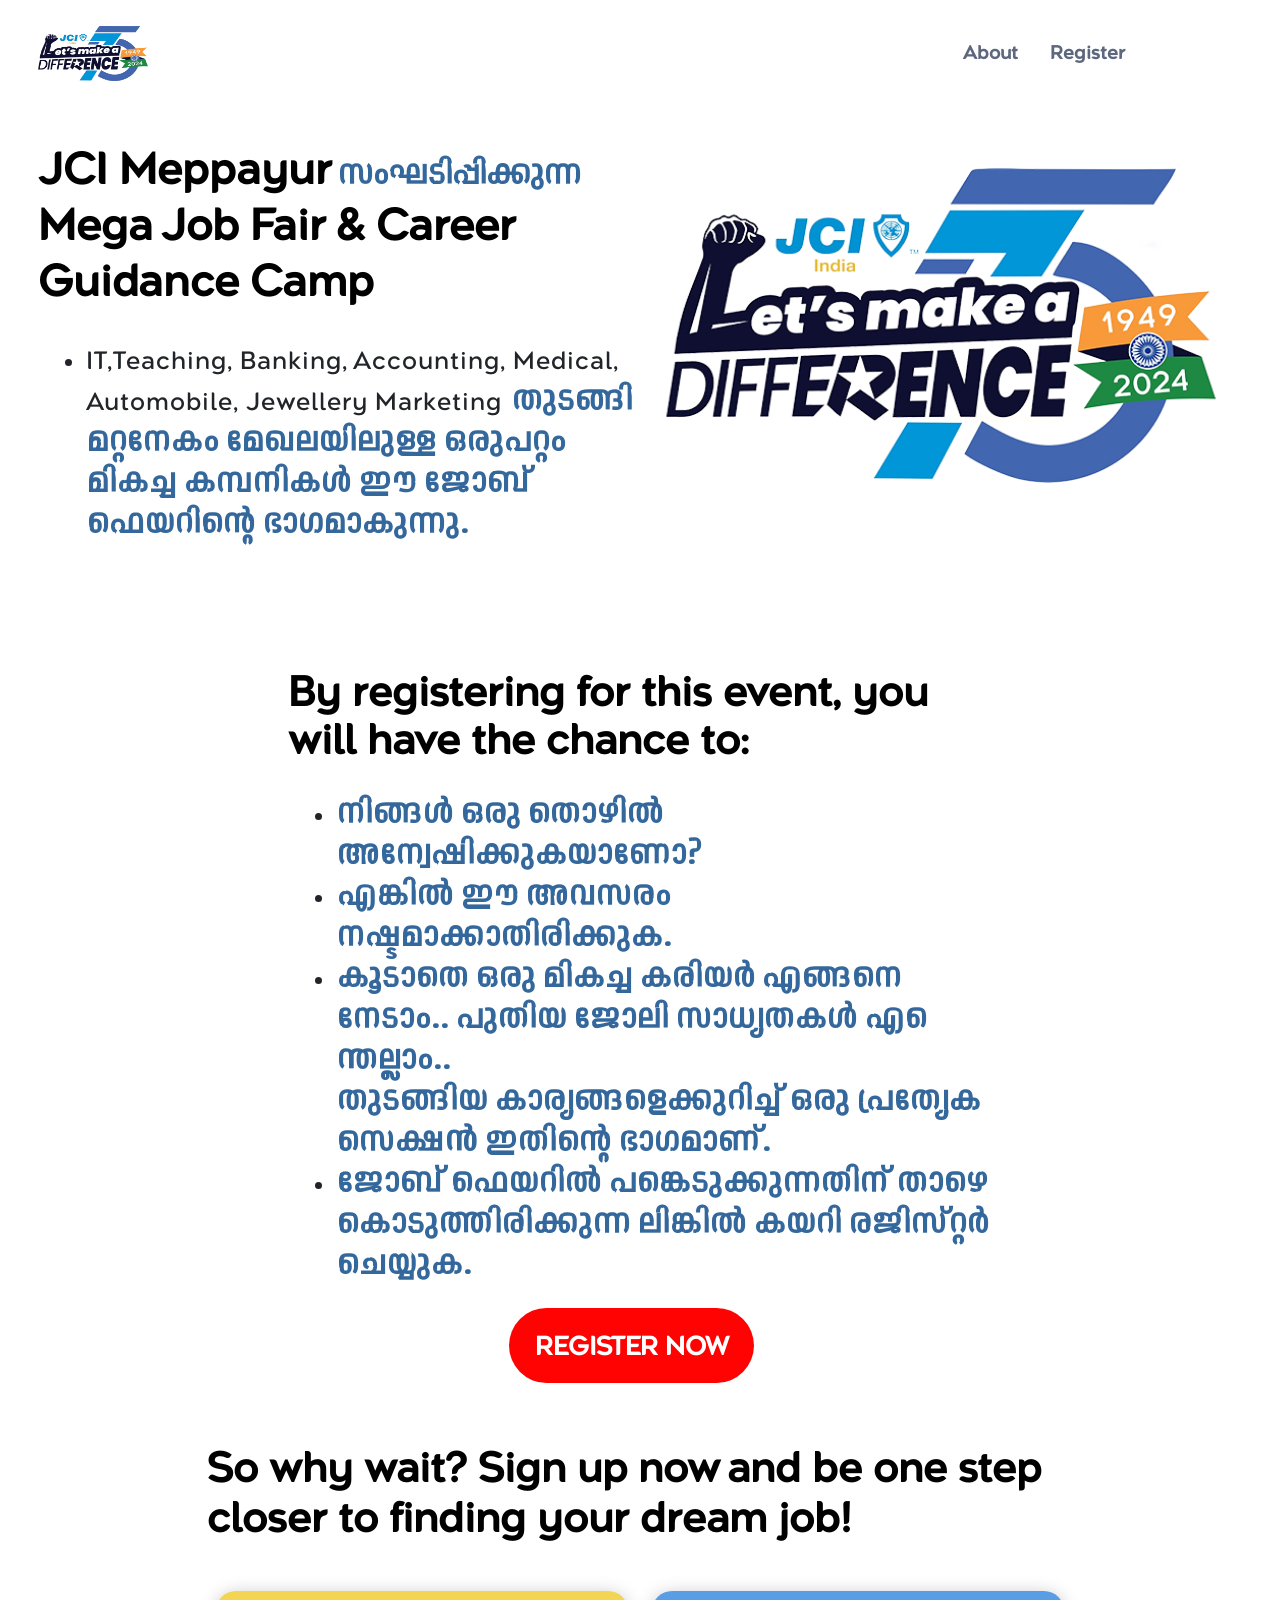
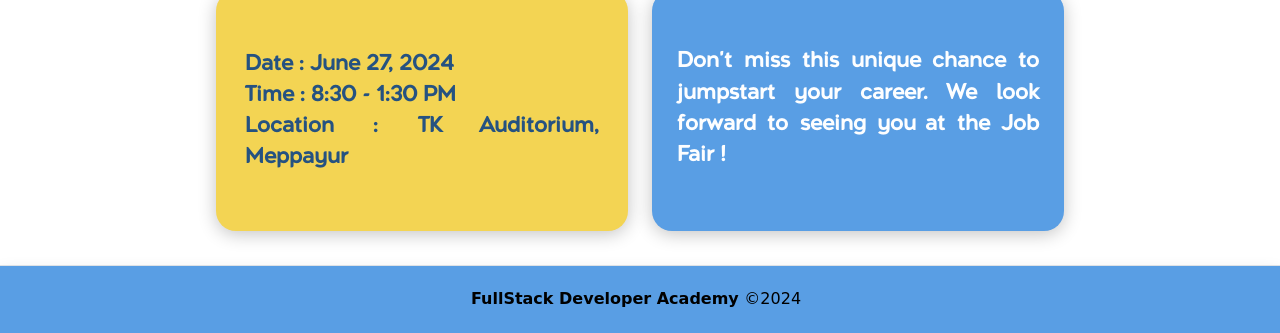
<file: index.html>
<!DOCTYPE html>
<html lang="en">
<head>
  <meta charset="UTF-8">
  <meta http-equiv="X-UA-Compatible" content="IE=edge">
  <meta name="viewport" content="width=device-width, initial-scale=1.0">
  <meta name="facebook-domain-verification" content="y9k0034w8wmm8cb41jx0w33itotbym" />
  <link href="https://cdn.jsdelivr.net/npm/bootstrap@5.3.0-alpha1/dist/css/bootstrap.min.css" rel="stylesheet" integrity="sha384-GLhlTQ8iRABdZLl6O3oVMWSktQOp6b7In1Zl3/Jr59b6EGGoI1aFkw7cmDA6j6gD" crossorigin="anonymous">
  <link rel="stylesheet" href="./css/style.css">
  <title> Mega job Hiring</title>
  <link rel="icon" href="./logo/title-icon.png" type="image/icon type">
  <META HTTP-EQUIV='content-type' CONTENT='text/html;charset=UTF-8'>
  <form action='https://crm.zoho.in/crm/WebToLeadForm' name=WebToLeads420669000000330023 method='POST'
    onSubmit='javascript:document.charset="UTF-8"; return checkMandatory420669000000330023()' accept-charset='UTF-8'>
    <input type='text' style='display:none;' name='xnQsjsdp'
      value='929bbfd54189c6d3705d9324ee8fb371504933cb814f12ece4b7d16456791acc'></input>
    <input type='hidden' name='zc_gad' id='zc_gad' value=''></input>
    <input type='text' style='display:none;' name='xmIwtLD'
      value='4f229a383145bf5bbf775ee8262430e05c42f4c5696fa5684d9fa47aaaff6896'></input>
    <input type='text' style='display:none;' name='actionType' value='TGVhZHM='></input>
    <input type='text' style='display:none;' name='returnURL'
      value='https&#x3a;&#x2f;&#x2f;jobfair.fullstackdeveloper.io'> </input>
      <!-- Facebook Pixel Code -->
<script>
  !function(f,b,e,v,n,t,s)
  {if(f.fbq)return;n=f.fbq=function(){n.callMethod?
  n.callMethod.apply(n,arguments):n.queue.push(arguments)};
  if(!f._fbq)f._fbq=n;n.push=n;n.loaded=!0;n.version='2.0';
  n.queue=[];t=b.createElement(e);t.async=!0;
  t.src=v;s=b.getElementsByTagName(e)[0];
  s.parentNode.insertBefore(t,s)}(window,document,'script',
  'https://connect.facebook.net/en_US/fbevents.js');
   fbq('init', '755231725957031'); 
  fbq('track', 'PageView');
  </script>
  <noscript>
   <img height="1" width="1" 
  src="https://www.facebook.com/tr?id=755231725957031&ev=PageView
  &noscript=1"/>
  </noscript>
  <!-- End Facebook Pixel Code -->
</head>
<body>

  <div class="container-fluid p-0 m-0 ">
    <div class="row p-0 m-0">
        <div class="col-sm-12 col-md-12 col-lg-12 p-0 position-fixed position-absolute " style="z-index: 1;">
            <nav class="navbar navbar-expand-lg navbar-light menu-bar">
                <div class="container-fluid">
                  <a href="https://fullstackdeveloperacademy.com">
                    <img style="height: 55px; width: 110px;" src="./logo/logo2.png" alt="Logo">
                  </a>
                    <button class="navbar-toggler" type="button" data-bs-toggle="collapse" data-bs-target="#navbarNav" aria-controls="navbarNav" aria-expanded="false" aria-label="Toggle navigation">
                        <span class="navbar-toggler-icon"></span>
                    </button>
                    <div class="collapse navbar-collapse" id="navbarNav">
                        <ul class="navbar-nav ms-auto" style="margin-right: 10%;">
                            <li class="nav-item ms-3">
                                <a class="nav-link" href="#about"><span class="main-eng">About</span></a>
                            </li>
                            <li class="nav-item ms-3">
                                <a class="nav-link" href="https://fullstackdeveloperacademy.com"><span class="main-eng">Register</span></a>
                            </li>
                        </ul>
                    </div>
                </div>
            </nav>
        </div>
    </div>
</div>

  <div class="container-fluid p-0">
    <div style="padding-top: 7%;padding-left: 3%;    padding-right: 3%;" class="row  m-0 ">
      <div class="col-lg-6 mt-4 image2-div ">
        <img class=" banner-image2" src="image/banner.png" />
      </div>
      <div class="col-lg-6 p-0">
        <div class=" mt-5 pt-2">
          <h2 class="display-6 main-head" style="color: black;">
            <span class="main-eng">JCI Meppayur</span> 
            <span class="main-head">kwLSn¸n¡p¶</span> 
            <span class="main-eng">Mega Job Fair & Career Guidance Camp</span>
          </h2>
          <ul class="lists ms-3">
            <li><span class="main-eng"> IT,Teaching, Banking, Accounting, Medical, Automobile, Jewellery Marketing</span> 
              <span class="main-head">XpS§n aät\Iw taJebnepÅ Hcp]äw anI¨ I¼\nIÄ Cu tPm_v s^bdnsâ `mKamIp¶p.</span></li>
          </ul>
          <!-- <p class="lead mt-4">
            We, <b>FullStack Developer Academy,</b> are proud to host an exciting job fair, bringing together top
            companies from various industries to meet talented individuals like you. Whether you're a Developer or in a
            different field, this is a great opportunity to advance your career.
          </p> -->
          <!-- <div style="width: 100%;display: flex; align-items: center;justify-content: center;margin-top: 3%;">
            <b><a id="rgstr_a"  href="#register" class="btn  me-3 button-one"><span class="main-eng">REGISTER NOW</span></a></b></div> -->
        </div>
      </div>
      <div  style="display: flex;align-items: center;justify-content: center;" class="col-lg-6 image1-div p-0">
        <img class="w-100 banner-image1" src="image/banner.png" />
      </div>
    </div>
  </div>
  <p id="about" ></p>
  <div style="padding-top: 1.5%;" class="container-fluid list-container-div m-0">
    <div style="display: flex;align-items:center;justify-content: center;" class="row  m-0">
      <div style="width: 80%;" class="list-div">
        <h1 class="display-6 d-flex justify-content-center mt-5 sub-head col-md-11 sub-head" style="color: black;"><span class="main-eng">By registering for this
          event, you will have the chance to:</span></h1>
        <div class="col-md-12 p-0">
          <ul class="lists ms-3">
            <!-- <li><span class="main-eng"> IT,Teaching, Banking, Accounting, Medical, Automobile, Jewellery Marketing</span> 
              <span class="main-head">XpS§n aät\Iw taJebnepÅ Hcp]äw anI¨ I¼\nIÄ Cu tPm_v s^bdnsâ `mKamIp¶p.</span></li> -->
            <li ><span class="main-head">\n§Ä Hcp sXmgnÂ At\zjn¡pIbmtWm?</span></li>
            <li><span class="main-head">F¦nÂ Cu Ahkcw \ãam¡mXncn¡pI. </span></li>
            
            <li><span class="main-head">IqSmsX Hcp anI¨ IcnbÀ F§s\ t\Smw.. 
              ]pXnb tPmen km[yXIÄ Fs´Ãmw..<br>XpS§nb Imcy§sf¡pdn¨v Hcp {]tXyI sk£³  CXnsâ `mKamWv.</span></li>
                <li><span class="main-head"> tPm_v s^bdnÂ ]s¦Sp¡p¶Xn\v Xmsg sImSp¯ncn¡p¶ en¦nÂ Ibdn cPnkväÀ sN¿pI.</span>
                </li>
          </ul>
          <div style="width: 100%;display: flex; align-items: center;justify-content: center;margin-top: 3%;">
            <b><a id="rgstr_a"  href="https://docs.google.com/forms/d/e/1FAIpQLSd1JAyaGjRxi9Qds33OufE7Ig_ez2-mk5ML2Sfnvp_twIObIA/viewform" class="btn  me-3 button-one"><span class="main-eng">REGISTER NOW</span></a></b></div>

        </div>
      </div>
    </div>
  </div>
  <div style="padding-top: 3%;" class="container">
    <div class="row ">
      <div class=" col-md-12 list-div">
        <h3 class=" mb-4 mt-0 sub-head-two sub-head"><span class="main-eng" style="color: black;">So why wait? Sign up now and be one step closer to finding your
          dream job!</span> </h3>
      </div>
    </div>
    <div class="col-md-12  list-div">
      <div class="row " style="padding-bottom: 4%;">
        <div class="col-md-12 col-lg-6 padd-sm">
          <div class="date-div">
            <p class="date-div-p"><span class="main-eng"><b>Date :</b> June 27, 2024 <br>
              <b>Time :</b> 8:30 - 1:30 PM <br>
              <b>Location :</b> TK Auditorium, Meppayur</span>
            </p>
          </div>
        </div>
        <div class="col-md-12 col-lg-6 padd-sm">
          <div style="box-shadow: none; padding-top: 10px;" class="alert-div ">
            <p class="alert-div-p"><span class="main-eng">
              Don't miss this unique chance to jumpstart your career. We look
              forward to seeing you at the Job Fair !</span>
            </p>
          </div>
        </div>
      </div>
    </div>
  </div>

  <div class="container-fluid p-0 m-0">
    <footer style="background-color: #599ee4; padding: 2%;"
      class="d-flex flex-wrap justify-content-between align-items-center border-top shadow">
      <div class="col-md-12   d-flex align-items-center justify-content-center">
        <a href="https://fullstackdeveloperacademy.com" target="_blank" class="mb-3 me-2 mb-md-0 text-muted text-decoration-none lh-1">
      
        <span style="color: rgb(0, 0, 0) !important;" class="mb-3 mb-md-0 text-muted "><b>FullStack Developer Academy </b>&copy;2024
          </span></a>
      </div>
    </footer>
  </div>
  <script src="./js/script.js"></script>
  <script src="https://cdn.jsdelivr.net/npm/bootstrap@5.3.0-alpha1/dist/js/bootstrap.bundle.min.js" integrity="sha384-w76AqPfDkMBDXo30jS1Sgez6pr3x5MlQ1ZAGC+nuZB+EYdgRZgiwxhTBTkF7CXvN" crossorigin="anonymous"></script>
  
</body>
</html>
</file>
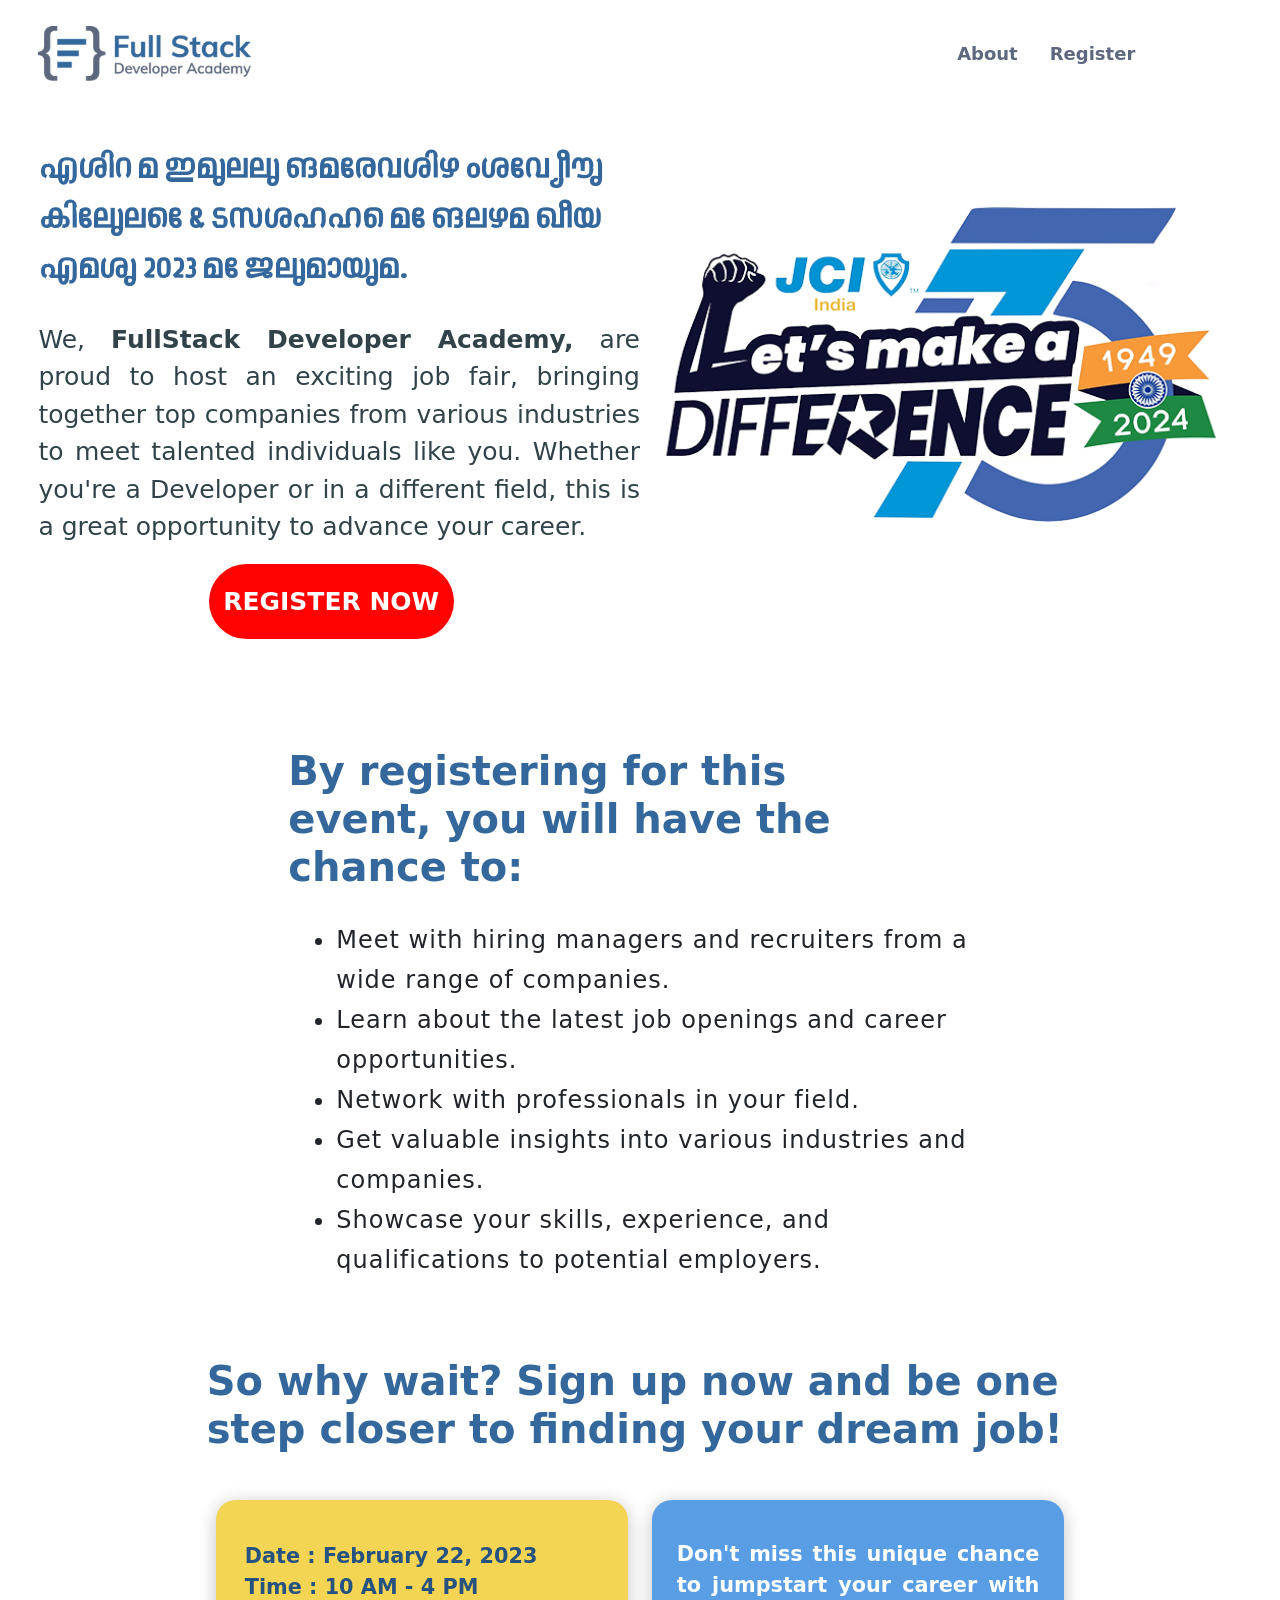
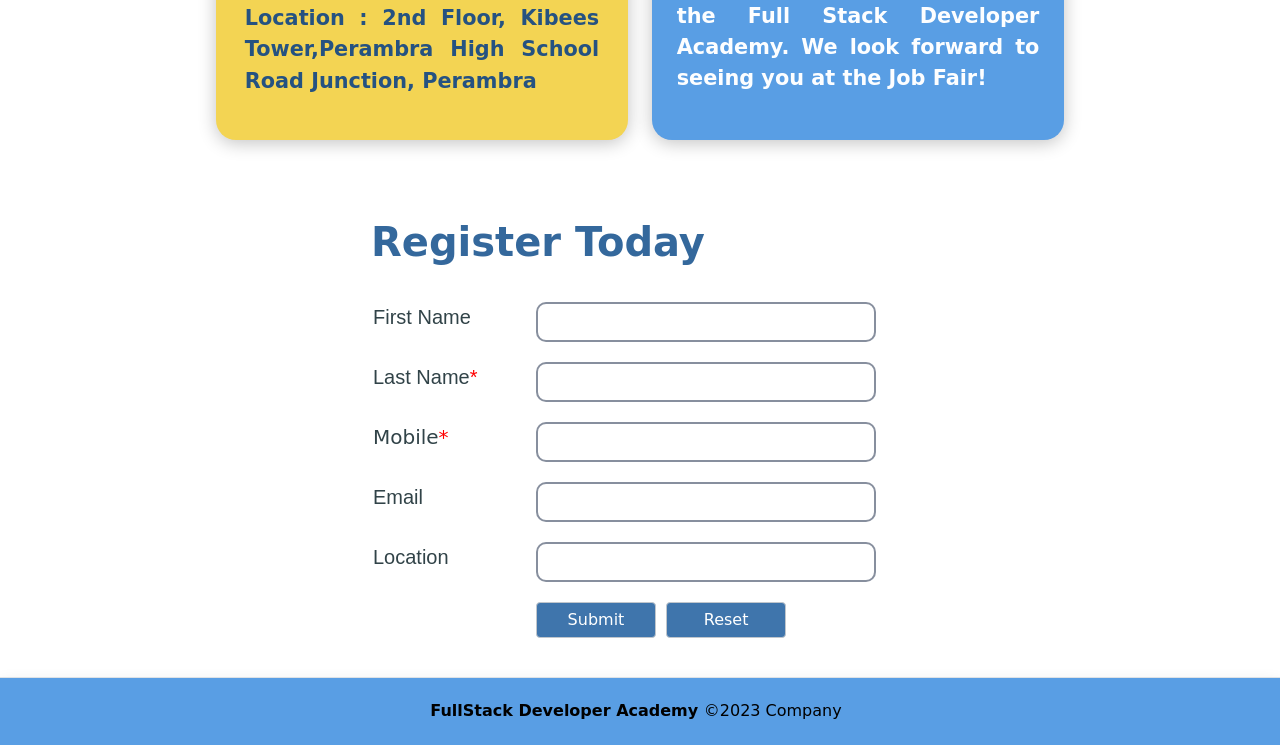
<file: index-old.html>
<!DOCTYPE html>
<html lang="en">
<head>
  <meta charset="UTF-8">
  <meta http-equiv="X-UA-Compatible" content="IE=edge">
  <meta name="viewport" content="width=device-width, initial-scale=1.0">
  <link href="https://cdn.jsdelivr.net/npm/bootstrap@5.3.0-alpha1/dist/css/bootstrap.min.css" rel="stylesheet" integrity="sha384-GLhlTQ8iRABdZLl6O3oVMWSktQOp6b7In1Zl3/Jr59b6EGGoI1aFkw7cmDA6j6gD" crossorigin="anonymous">
  <link rel="stylesheet" href="./css/style.css">
  <title> Mega job Hiring</title>
  <link rel="icon" href="./logo/title-icon.png" type="image/icon type">
  <META HTTP-EQUIV='content-type' CONTENT='text/html;charset=UTF-8'>
  <form action='https://crm.zoho.in/crm/WebToLeadForm' name=WebToLeads420669000000330023 method='POST'
    onSubmit='javascript:document.charset="UTF-8"; return checkMandatory420669000000330023()' accept-charset='UTF-8'>
    <input type='text' style='display:none;' name='xnQsjsdp'
      value='929bbfd54189c6d3705d9324ee8fb371504933cb814f12ece4b7d16456791acc'></input>
    <input type='hidden' name='zc_gad' id='zc_gad' value=''></input>
    <input type='text' style='display:none;' name='xmIwtLD'
      value='4f229a383145bf5bbf775ee8262430e05c42f4c5696fa5684d9fa47aaaff6896'></input>
    <input type='text' style='display:none;' name='actionType' value='TGVhZHM='></input>
    <input type='text' style='display:none;' name='returnURL'
      value='https&#x3a;&#x2f;&#x2f;jobfair.fullstackdeveloper.io'> </input>
      <!-- Facebook Pixel Code -->
<script>
  !function(f,b,e,v,n,t,s)
  {if(f.fbq)return;n=f.fbq=function(){n.callMethod?
  n.callMethod.apply(n,arguments):n.queue.push(arguments)};
  if(!f._fbq)f._fbq=n;n.push=n;n.loaded=!0;n.version='2.0';
  n.queue=[];t=b.createElement(e);t.async=!0;
  t.src=v;s=b.getElementsByTagName(e)[0];
  s.parentNode.insertBefore(t,s)}(window,document,'script',
  'https://connect.facebook.net/en_US/fbevents.js');
   fbq('init', '755231725957031'); 
  fbq('track', 'PageView');
  </script>
  <noscript>
   <img height="1" width="1" 
  src="https://www.facebook.com/tr?id=755231725957031&ev=PageView
  &noscript=1"/>
  </noscript>
  <!-- End Facebook Pixel Code -->
</head>
<body>

  <div class="container-fluid p-0 m-0 ">
    <div class="row p-0 m-0">
      <div class="col-sm-12 col-md-12 col-lg-12 p-0 position-fixed position-absolute " style="z-index: 1;">
        <nav class="navbar navbar-expand-lg navbar-light menu-bar">
          <div class="container-fluid">
            <img style="height: 55px;" class=" logo" src="./logo/logo.webp" alt="">
            <button class="navbar-toggler" type="button" data-bs-toggle="collapse" data-bs-target="#navbarNav"
              aria-controls="navbarNav" aria-expanded="false" aria-label="Toggle navigation">
              <span class="navbar-toggler-icon"></span>
            </button>
            <div class="collapse navbar-collapse" id="navbarNav">
              <ul style="margin-right: 10%;" class="navbar-nav ms-auto">
                <li class="nav-item ms-3">
                  <a class="nav-link" href="#about">About</a>
                </li>
                <li class="nav-item ms-3">
                  <a class="nav-link" href="#register">Register</a>
                </li>
              </ul>
            </div>
          </div>
        </nav>
      </div>
    </div>
  </div>
  <div class="container-fluid p-0">
    <div style="padding-top: 7%;padding-left: 3%;    padding-right: 3%;" class="row  m-0 ">
      <div class="col-lg-6 mt-4 image2-div ">
        <img class=" banner-image2" src="image/banner.png" />
      </div>
      <div class="col-lg-6 p-0">
        <div class=" mt-5 pt-2">
          <h2 class="display-6 main-head">Find a Career Matching with your Interest & Skills at Mega Job Fair 2023 at
            Perambra.
          </h2>
          <p class="lead mt-4">
            We, <b>FullStack Developer Academy,</b> are proud to host an exciting job fair, bringing together top
            companies from various industries to meet talented individuals like you. Whether you're a Developer or in a
            different field, this is a great opportunity to advance your career.
          </p>
          <div style="width: 100%;display: flex; align-items: center;justify-content: center;margin-top: 3%;">
            <b><a id="rgstr_a"  href="#register" class="btn  me-3 button-one">REGISTER NOW</a></b></div>
        </div>
      </div>
      <div  style="display: flex;align-items: center;justify-content: center;" class="col-lg-6 image1-div p-0">
        <img class="w-100 banner-image1" src="image/banner.png" />
      </div>
    </div>
  </div>
  <p id="about" ></p>
  <div style="padding-top: 1.5%;" class="container-fluid list-container-div m-0">
    <div style="display: flex;align-items:center;justify-content: center;" class="row  m-0">
      <div style="width: 80%;" class="list-div">
        <h1 class="display-6 d-flex justify-content-center mt-5 sub-head col-md-11 sub-head">By registering for this
          event, you will have the chance to:</h1>
        <div class="col-md-12 p-0">
          <ul class="lists ms-3">
            <li>Meet with hiring managers and recruiters from a wide range of companies.</li>
            <li>Learn about the latest job openings and career opportunities.</li>
            <li>Network with professionals in your field. </li>
            <li>Get valuable insights into various industries and companies.</li>
            <li>Showcase your skills, experience, and qualifications to potential employers. </li>
          </ul>

        </div>
      </div>
    </div>
  </div>
  <div style="padding-top: 3%;" class="container">
    <div class="row ">
      <div class=" col-md-12 list-div">
        <h3 class=" mb-4 mt-0 sub-head-two sub-head">So why wait? Sign up now and be one step closer to finding your
          dream job! </h3>
      </div>
    </div>
    <div class="col-md-12  list-div">
      <div class="row ">
        <div class="col-md-12 col-lg-6 padd-sm">
          <div class="date-div">
            <p class="date-div-p"><b>Date :</b> February 22, 2023 <br>
              <b>Time :</b> 10 AM - 4 PM <br>
              <b>Location :</b> 2nd Floor, Kibees Tower,Perambra High School Road Junction, Perambra
            </p>
          </div>
        </div>
        <div class="col-md-12 col-lg-6 padd-sm">
          <div style="box-shadow: none; padding-top: 10px;" class="alert-div ">
            <p class="alert-div-p">
              Don't miss this unique chance to jumpstart your career with the Full Stack Developer Academy. We look
              forward to seeing you at the Job Fair!
            </p>
          </div>
        </div>
      </div>
    </div>
  </div>
  <div id="register" class="container col-md-12   mt-md-4 pt-md-5 mb-4 ">
    <div   class="row ">
      <div>
        <div id='crmWebToEntityForm' class='zcwf_lblLeft crmWebToEntityForm' style='color:#314348;max-width: 600px; z-index: 4;'>
          <div style="margin-left: 25px;" class='zcwf_title sub-head padd-sm'>Register Today</div>
          <div class='zcwf_row'>
            <div class='zcwf_col_lab' style='font-size:12px; font-family: Arial;'>
              <label for='First_Name'>First Name</label>
            </div>
            <div class='zcwf_col_fld'>
              <input type='text' class="reg-inp" id='First_Name' name='First Name' maxlength='40'>
              </input>
              <div class='zcwf_col_help'>
              </div>
            </div>
          </div>
          <div class='zcwf_row'>
            <div class='zcwf_col_lab' style='font-size:12px; font-family: Arial;'>
              <label for='Last_Name'>Last Name<span style='color:red;'>*</span>
              </label>
            </div>
            <div class='zcwf_col_fld'>
              <input type='text' class="reg-inp" id='Last_Name' name='Last Name' maxlength='80'>
              </input>
              <div class='zcwf_col_help'>
              </div>
            </div>
          </div>
          <div  class='zcwf_row'>
            <div style="z-index: 1;" class='zcwf_col_lab' style='font-size:12px; font-family: Arial;'>
              <label for='Mobile'>Mobile<span style='color:red;'>*</span>
              </label>
            </div>
            <div class='zcwf_col_fld'>
              <input type='text' class="reg-inp" id='Mobile' name='Mobile' maxlength='30'>
              </input>
              <div class='zcwf_col_help'>
              </div>
            </div>
          </div>
          <div class='zcwf_row'>
            <div class='zcwf_col_lab' style='font-size:12px; font-family: Arial;'>
              <label for='Email'>Email</label>
            </div>
            <div class='zcwf_col_fld'>
              <input type='text' ftype='email' id='Email' name='Email' class="reg-inp" maxlength='100'>
              </input>
              <div class='zcwf_col_help'>
              </div>
            </div>
          </div>
          <div class='zcwf_row'>
            <div class='zcwf_col_lab' style='font-size:12px; font-family: Arial;'>
              <label for='City'>Location</label>
            </div>
            <div class='zcwf_col_fld'>
              <input type='text' class="reg-inp" id='City' name='City' maxlength='100'>
              </input>
              <div class='zcwf_col_help'>
              </div>
            </div>
          </div>
          <div class='zcwf_row'>
            <div class='zcwf_col_lab'>
            </div>
            <div class='zcwf_col_fld'>
              <input type='submit' id='formsubmit' class='formsubmit zcwf_button button-two' value='Submit'
                title='Submit'>
              <input type='reset' class=' zcwf_button button-two ' name='reset' value='Reset' title='Reset'>
            </div>
          </div>
        </div>
      </div>
    </div>
  </div>
  <div class="container-fluid p-0 m-0">
    <footer style="background-color: #599ee4; padding: 2%;"
      class="d-flex flex-wrap justify-content-between align-items-center border-top shadow">
      <div class="col-md-12   d-flex align-items-center justify-content-center">
        <a href="https://fullstackdeveloper.io/" target="_blank" class="mb-3 me-2 mb-md-0 text-muted text-decoration-none lh-1">
      
        <span style="color: rgb(0, 0, 0) !important; " class="mb-3 mb-md-0 text-muted "><b>FullStack Developer Academy </b>&copy;2023
          Company</span></a>
      </div>
    </footer>
  </div>
  <script src="./js/script.js"></script>
  <script src="https://cdn.jsdelivr.net/npm/bootstrap@5.3.0-alpha1/dist/js/bootstrap.bundle.min.js" integrity="sha384-w76AqPfDkMBDXo30jS1Sgez6pr3x5MlQ1ZAGC+nuZB+EYdgRZgiwxhTBTkF7CXvN" crossorigin="anonymous"></script>
  
</body>
</html>
</file>
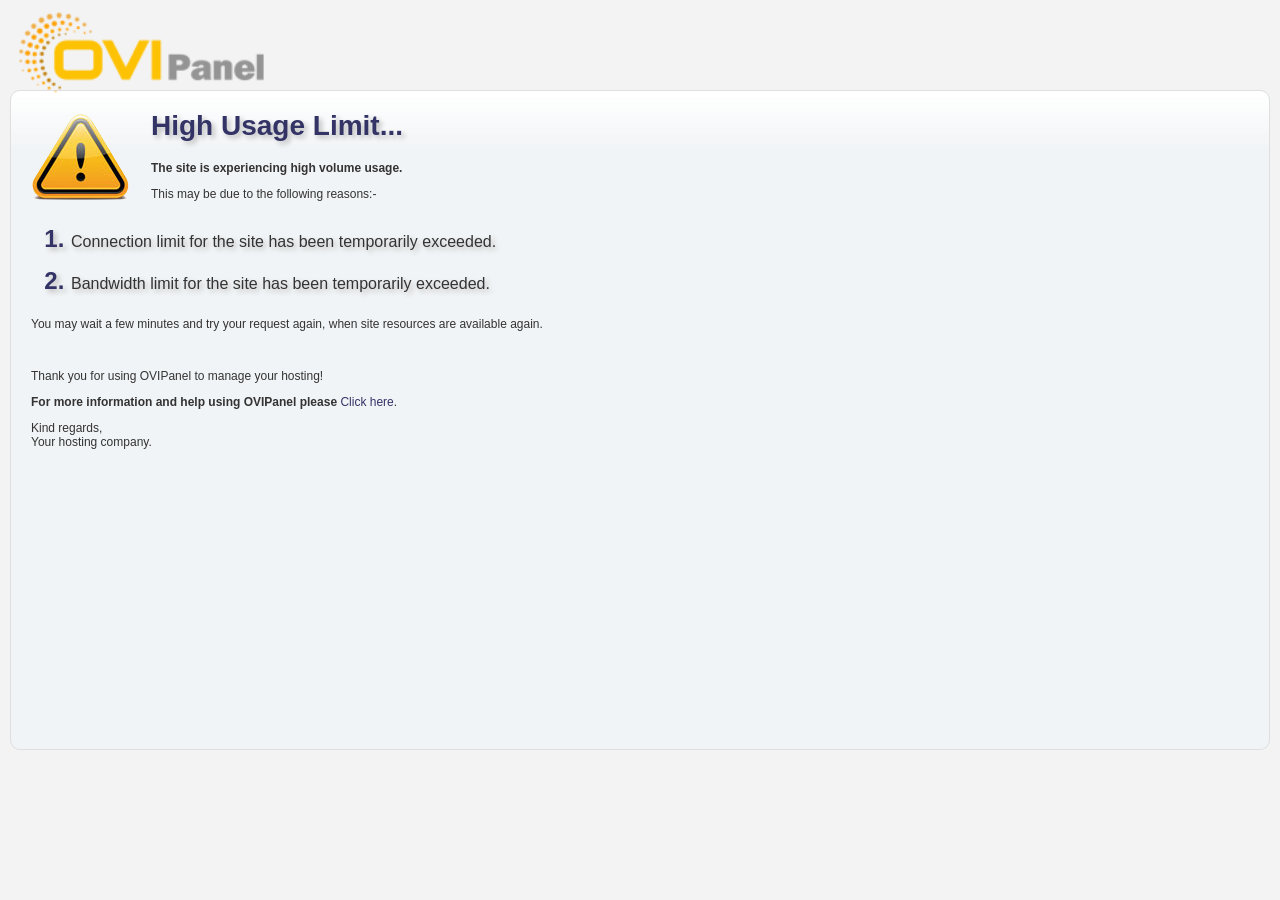
<file: _errorpages/510.html>
<!DOCTYPE html>
<html>
    <head>
        <meta charset="utf-8">
        <meta http-equiv="X-UA-Compatible" content="IE=edge">
        <meta name="viewport" content="width=device-width, initial-scale=1">
        <title>Error 500 - Internal Server Error!</title>
       <link rel="icon" type="image/png" href="../favicon.ico">    
             <style>
            html {
                height: 80%;
            }
            body {
                text-align:left;
                height:100%;
                background: #F3F3F3;
                font-size: 62.5%;
                font-family: 'Lucida Grande', Verdana, Arial, Sans-Serif;
                margin-top:10px;
                margin-bottom:10px;
                margin-right:10px;
                margin-left:10px;
                padding:0px;
            }
            body,td,th {
                font-family: Verdana, Arial, Helvetica, sans-serif;
                font-size: 9pt;
                color: #333333;
            }
            h1,h2,h3,h4,h5,h6 {
                font-family: Geneva, Arial, Helvetica, sans-serif;
            }
            h1 {
                font-size: 28px;
                font-weight:bold;
                color: #336;
                text-shadow:3px 3px 5px #BBBBBB;
            }
            a:link,a:visited,a:hover,a:active {
                color: #336;
                text-decoration:none;
            }
	    #ovilink a:hover{
                color:blue !important;
            }
            ol{
                color:#336;
                font-size: 24px;
                font-weight:bold;
                text-shadow:3px 3px 5px #BBBBBB;
            }
            ol p{
                color:#CCCCCC;
                font: normal 12pt Verdana, Arial, Helvetica, sans-serif;
                color: #333333;
            }
            .content{
                background:#F1F4F6;
                background: #F1F4F6 url('[data-uri]') repeat-x top;
                border:solid 1px #DFDFDF;
                margin: 10px 0;
                padding: 0 20px 10px;
                -moz-border-radius: 10px;
                border-radius: 10px;
                min-height: 90%;
            }
            .header_logo {
                display:block;
                max-width:263px;
                max-height:70px;
            }
            .header_logo img {
                width:100%;
                height:100%;
            }
            .poweredbox {
                font-family: Geneva, Arial, Helvetica, sans-serif;
                color:#333333;
                padding-left: 15px;
            }
        </style>
    </head>
    <body>
        <a class="header_logo" href="https://ovipanel.in/" target="_blank">
            <img src="../ovi-logo.png"
                alt="OVIPanel - The open-source web hosting control panel" border="0"></a>
        <div class="content">
            <img style="float:left; margin-right:20px; margin-top:20px;" border="0" alt="" src="[data-uri]" />
            <h1>High Usage Limit... </h1>
            <p><strong>The site is experiencing  high volume usage.</strong></p>
            <p>This may be due to the following reasons:-</p>
            <ol>
                <li>
                    <p>Connection limit for the site has been temporarily exceeded.</p>
                </li>
                <li>
                    <p>Bandwidth limit for the site has been temporarily exceeded.</p>
                </li>
            </ol>
            <p>You may wait a few minutes and try your request again, when site resources are available again.</p>
            <p>&nbsp;</p>
            <p>Thank you for using OVIPanel to manage your hosting!</p>
            <p id="ovilink"><b>For more information and help using OVIPanel please </b> <a href="https://ovipanel.in/tutorials" target="_blank">Click here</a>.</p>
			<p>Kind regards,<br>
                Your hosting company.</p>
        </div>
    </body>
</html>
</file>
<file: css/style.css>
*{
    margin: 0px;
    padding: 0px;
}
.nav-link{
    font-size: 18px;
    font-weight: 600;
    color:rgb(93 104 126)!important;
}
.nav-link:hover{
  
    color: rgb(47,97,146)!important;
}
.btn-outline-dark:focus {
  box-shadow: none;
}
.btn-outline-dark {
  color: #ffffff;
  border-color: #105e9a;
  background-color: #396ca0;
}
.btn-outline-dark:hover {
  color: #fff;
  background-color: #1b72c9;
  border-color: #ffffff;
}
.menu-bar{
  padding: 2%;
  background-color: #ffffff7a;
}
.reg-head{
  width: 100%;
  text-align: center;
}
.main-head{
  font-weight: 700;
  font-size: 50px;
  color: #34689c;
}
.sub-head{
    font-size: 40px;
    font-weight: 700;
    color: #34689c;
}
.button-one{
  font-weight: 700 ;
  padding-top: 7%;
  outline: none;
  font-size: 25px;
  height: 75px;
  width: 245px; 
  background-color: #ff0303;
  border-radius: 40px;
  color: white;
  transition: all 0.3s ease 0s;
}
.button-one:hover{
  background-color: #db191f;
  color: white;
  box-shadow: 0px 15px 20px rgba(37, 37, 37, 0.198);
  transform: translateY(-5px);
}
.button-two{
  transition: all 0.3s ease 0s;

}
.button-two:hover{
  box-shadow: 0px 15px 20px rgba(37, 37, 37, 0.198);
  transform: translateY(-2px);
}



.form-row{
    display: flex;
    align-items: center;
    justify-content: center
}
.frm-main-div{
  width: 65%;
  padding-left: 15%;
  padding-right: 15%;
}
.reg-inp{
  height: 40px !important;
  width: 340px !important;
  border-radius: 10px !important;
  border: 2.5px solid #767f91df !important;;
}
.zcwf_button{
  width: 120px;
  height: 36px;
  color: white !important;
  font-size: 16px !important;
  font-weight: 500 !important;
  background-color: #3f75ac;
}
.zcwf_button:hover{
  background-color: #1268be;
}
label{
  font-size: 20px;
}
.list-div{
  padding-left: 12%;
  padding-right: 12%;
  padding-top: 2%;
}
.lists{
  letter-spacing: 1px;
  line-height: 40px;
   padding-top: 3%;
   font-size: 24px;
   font-weight: 500;
}

.footer .footer-right {
  width: 35%;
}

.footer h2 {
  color: #ffffff;
  font-size: 36px;
  font-weight: normal;
  margin: 0;
}

.footer h2 span {
    color: rgb(55, 124, 194);
}

.footer .menu {
  color: #ffffff;
  margin: 20px 0 12px;
  padding: 0;
}

.footer .menu a {
  display: inline-block;
  line-height: 1.8;
  text-decoration: none;
  color: inherit;
}

.footer .menu a:hover {
 color: rgb(55, 124, 194);
}

.footer .name {
    color: rgb(55, 124, 194);
  font-size: 14px;
  font-weight: normal;
  margin: 0;
}
.date-div{
  height: 240px;
  padding-left: 6%;
  padding-right: 6%;
  justify-content: center;
  background-color: #f3d453;
  border-radius: 20px;
  display: flex;
  align-items: center;
  padding: 7%;
  box-shadow: rgba(0, 0, 0, 0.24) 0px 3px 18px;}
.lead{
  font-size: 25px !important;
    font-weight: 400;
    color: #314348;
    text-align: justify;
}
.date-div-p{
  font-size: 1.3rem;
    font-weight: 600;
    color: #255281;
    text-align: justify;
    margin-top: 4%;
}
.alert-div{
  height: 240px;
  padding-left: 6%;
  padding-right: 6%;
  background-color: #599ee4;
  border-radius: 20px;
  display: flex;
  align-items: center;
  /* padding: 7%; */
  box-shadow: rgba(0, 0, 0, 0.24) 0px 3px 18px !important;
}
.alert-div-p{
  font-size: 1.3rem;
    font-weight: 600;
    color: #fdfeff;
    text-align: justify;
}

.back-to-top {
  position: fixed;
  bottom: 25px;
  right: 25px;
  display: none;
}






                                            /* form starts */
#crmWebToEntityForm.zcwf_lblLeft {
  width:100%;
  /* padding: 25px; */
  margin: 0 auto;
  box-sizing: border-box;
  }
  #crmWebToEntityForm.zcwf_lblLeft * {
  box-sizing: border-box;
  }
  #crmWebToEntityForm{text-align: left;}
  #crmWebToEntityForm * {
  direction: ltr;
  }
  .zcwf_lblLeft .zcwf_title {
  word-wrap: break-word;
  padding: 0px 6px 10px;
  font-weight: bold;
  }
  .zcwf_lblLeft .zcwf_col_fld input[type=text], .zcwf_lblLeft .zcwf_col_fld textarea {
  width: 60%;
  border: 2px solid #858383 ;
  resize: vertical;
  border-radius: 2px;
  float: left;
  padding: 10px;
  font-size: large;
  }
  .zcwf_lblLeft .zcwf_col_fld input[type=text]:focus{
    border: 3px solid rgb(59, 132, 205) !important;
    outline: none;
  }
  .zcwf_lblLeft .zcwf_col_lab {
  width: 30%;
  word-break: break-word;
  padding: 0px 33px 0px;
  margin-right: 10px;
  margin-top: 5px;
  float: left;
  min-height: 1px;
  }
  .zcwf_lblLeft .zcwf_col_fld {
  float: left;
  width: 68%;
  padding: 0px 6px 0px;
  position: relative;
  margin-top: 5px;
  }
  .zcwf_lblLeft .zcwf_privacy{padding: 6px;}
  .zcwf_lblLeft .wfrm_fld_dpNn{display: none;}
  .dIB{display: inline-block;}
  .zcwf_lblLeft .zcwf_col_fld_slt {
  width: 60%;
  border: 1px solid #ccc;
  background: #fff;
  border-radius: 4px;
  font-size: 12px;
  float: left;
  resize: vertical;
  padding: 2px 5px;
  }
  .zcwf_lblLeft .zcwf_row:after, .zcwf_lblLeft .zcwf_col_fld:after {
  content: '';
  display: table;
  clear: both;
  }
  .zcwf_lblLeft .zcwf_col_help {
  float: left;
  margin-left: 7px;
  font-size: 12px;
  max-width: 35%;
  word-break: break-word;
  }
  .zcwf_lblLeft .zcwf_help_icon {
  cursor: pointer;
  width: 16px;
  height: 16px;
  display: inline-block;
  background: #fff;
  border: 1px solid #c0c6cc;
  color: #c1c1c1;
  text-align: center;
  font-size: 11px;
  line-height: 16px;
  font-weight: bold;
  border-radius: 50%;
  }
  .zcwf_lblLeft .zcwf_row {margin: 15px 0px;}
  .zcwf_lblLeft .formsubmit {
  margin-right: 5px;
  cursor: pointer;
  color: var(--baseColor);
  font-size: 12px;
  }
  .zcwf_lblLeft .zcwf_privacy_txt {
  width: 90%;
  color: rgb(0, 0, 0);
  font-size: 12px;
  font-family: Arial;
  display: inline-block;
  vertical-align: top;
  color: var(--baseColor);
  padding-top: 2px;
  margin-left: 6px;
  }
  .zcwf_lblLeft .zcwf_button {
  font-size: 12px;
  color: var(--baseColor);
  border: 1px solid #c0c6cc;
  padding: 3px 9px;
  border-radius: 4px;
  cursor: pointer;
  max-width: 120px;
  overflow: hidden;
  text-overflow: ellipsis;
  white-space: nowrap;
  }
  .zcwf_lblLeft .zcwf_tooltip_over{
  position: relative;
  }
  .zcwf_lblLeft .zcwf_tooltip_ctn{
  position: absolute;
  background: #dedede;
  padding: 3px 6px;
  top: 3px;
  border-radius: 4px;word-break: break-word;
  min-width: 100px;
  max-width: 150px;
  color: var(--baseColor);
  z-index: 100;
  }
  .zcwf_lblLeft .zcwf_ckbox{
  float: left;
  }
  .zcwf_lblLeft .zcwf_file{
  width: 55%;
  box-sizing: border-box;
  float: left;
  }
  .clearB:after{
  content:'';
  display: block;
  clear: both;
  }
  @media all and (max-width: 600px) {
  .zcwf_lblLeft .zcwf_col_lab, .zcwf_lblLeft .zcwf_col_fld {
  width: auto;
  float: none !important;
  }
  .zcwf_lblLeft .zcwf_col_help {width: 40%;}
  }
  @media screen and  (max-width:991px) {
    .banner-image1{
      display: none;
    }
  }
  @media screen and  (width:992px) {
    .banner-image2{
      display: none;
    }
    .image2-div {
      height: 0px !important;
  }
  }
  @media screen and (min-width: 991px) {
    .image2-div{
      display: none;
      width: 100%;
      margin-left: auto;
      margin-right: auto;
    }
    .banner-image2{
      
      
     
      margin-left: auto;
      margin-right: auto;
      
    }
  }
  @media screen and (max-width: 484px) {
  

    .main-head{
      font-size: 32px;
      
      
    }
    .lead {
      font-size: 20px !important;
  }
    .button-one{
      height: 55px;
    width: 196px;
    padding-top: 7%;
    font-size: 18px;
    }
   .sub-head{
    font-size: 30px !important;
    padding: 10px;

   }
   .date-div{
    width: 100%;
    height: 206px ;

  
    }
    .lists{
      font-size: 20px;
      line-height: 30px;
    }
    .banner-image2{
      width: 100%;
      margin-top: 50px;
    }
    .list-div{
      padding:0px;
      
    
    }
    .sub-head-two{
      margin-bottom: 0px;
      padding: 20px;
    }
    .logo {
      margin-left: 0rem !important;
      height: 44px !important;
  }
  }







  @media screen and (min-width: 992px) {

    .grid-container {
      display: grid;
      grid-template-columns: auto auto;
      
    }
    .grid-item {
      background-color: rgba(255, 255, 255, 0.8);
      border: 1px solid rgba(0, 0, 0, 0.8);
      padding: 20px;
      font-size: 30px;
      text-align: center;
    }
  }

 
  @media screen and (min-width: 902px) and (max-width: 1246px) {
    
    .main-head{
      font-size: 40px !important;
      
      
    }
    .lead {
      font-size: 22px !important;
  }
    .button-one{
      height: 62px;
      width: 211px;
      font-size: 20px;
    }
    .lists {
      font-size: 22px;
  }
   .sub-head{
    font-size: 38px;

   }
   
  }





  

/* new m-query */

@media screen and (min-width: 992px){
  .lead {
    font-size: 1.2rem;
}
.main-head{
  font-size: 42px; 
}
.banner-image1{
  height: 415px;

}

}
@media screen and (max-width: 992px) {
  
  .image2-div{
    display: flex;align-items: center;justify-content: center;
  
  }
  .padd-sm{
    padding-top: 20px !important;
  }
  .date-div {
    height: 243px;
}
.zcwf_button:hover{
  text-align: center;
}
.zcwf_lblLeft .zcwf_col_lab {
  padding: 0px 10px 0px;
  }
  .alert-div {
    height: 253px;
}

}

@media screen and (min-width: 584px) and (max-width: 992px) {
  .image2-div{
    height: 380px;
  }
  .lead {
    font-size: 1.2rem;
}
.main-head{
  font-size: 34px; 
}
.button-one {
  height: 38px;
  width: 124px;
}
.button-one{
  height: 60px;
  width: 200px;
  font-size: 20px;
}
}
@media screen and (min-width: 484px) and (max-width: 584px) {
  .image2-div{
    height: 335px;
  }
  .lead {
    font-size: 1.1rem;
}
.main-head{
  font-size: 34px; 
}
.button-one {
  height: 55px;
  width: 196px;
  padding-top: 5.5% ;
  font-size: 20px;
}
}




/* src/fonts.css */
@font-face {
  font-family: 'Malay';
  src: url('../fonts/Scribe-ML-AyyanKaliLight.ttf') format('truetype');
  font-weight: normal;
  font-style: normal;
}

.main-head {
  font-family: 'Malay', sans-serif;
}

/* src/fonts.css */
@font-face {
  font-family: 'Eng';
  src: url('../fonts/AgenorNeue-Regular.otf') format('opentype');
  font-weight: normal;
  font-style: normal;
}

.main-eng {
  font-family: 'Eng', sans-serif;
}
</file>
